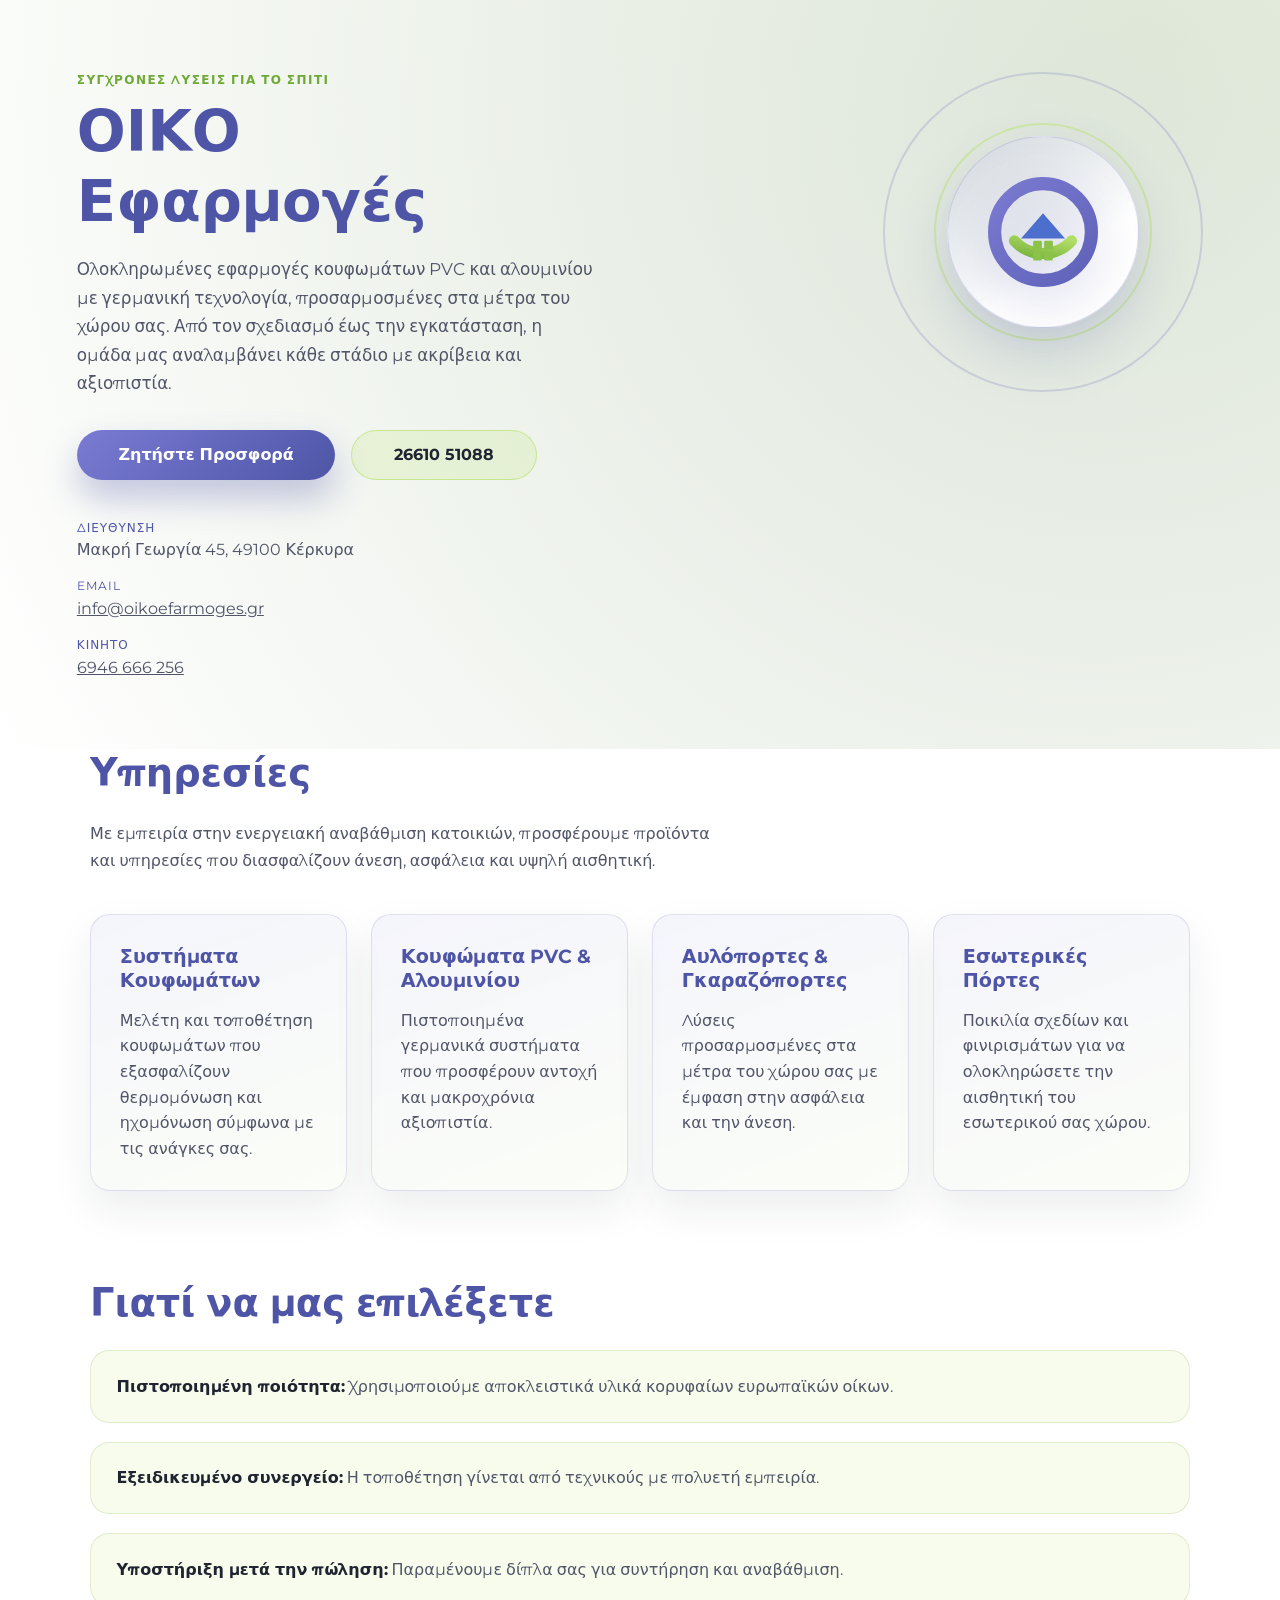
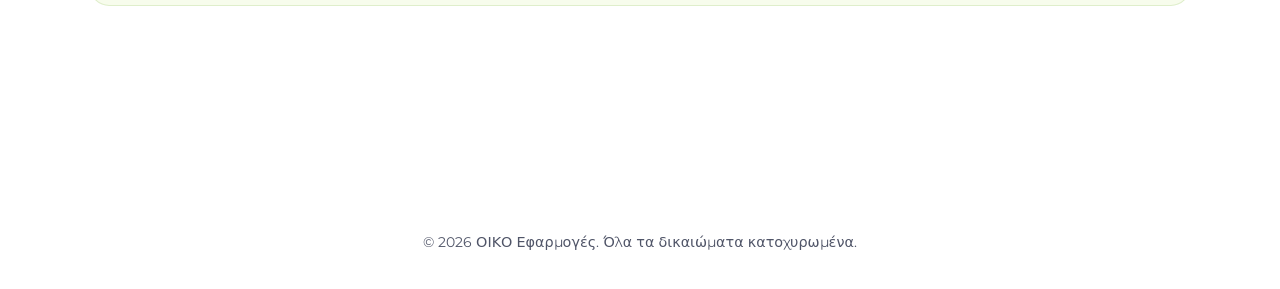
<file: index.html>
<!DOCTYPE html>
<html lang="el">
  <head>
    <meta charset="UTF-8" />
    <meta name="viewport" content="width=device-width, initial-scale=1.0" />
    <meta
      name="description"
      content="ΟΙΚΟ Εφαρμογές – εξειδικευμένες λύσεις κουφωμάτων PVC και αλουμινίου με γερμανική τεχνολογία στην Κέρκυρα."
    />
    <title>ΟΙΚΟ Εφαρμογές</title>
    <link rel="stylesheet" href="styles.css" />
    <link rel="preconnect" href="https://fonts.googleapis.com" />
    <link rel="preconnect" href="https://fonts.gstatic.com" crossorigin />
    <link
      href="https://fonts.googleapis.com/css2?family=Montserrat:wght@400;600;700&display=swap"
      rel="stylesheet"
    />
  </head>
  <body>
    <header class="hero">
      <div class="hero-content">
        <p class="eyebrow">Σύγχρονες λύσεις για το σπίτι</p>
        <h1>ΟΙΚΟ Εφαρμογές</h1>
        <p class="lead">
          Ολοκληρωμένες εφαρμογές κουφωμάτων PVC και αλουμινίου με γερμανική
          τεχνολογία, προσαρμοσμένες στα μέτρα του χώρου σας. Από τον
          σχεδιασμό έως την εγκατάσταση, η ομάδα μας αναλαμβάνει κάθε στάδιο
          με ακρίβεια και αξιοπιστία.
        </p>
        <div class="cta-group">
          <a class="cta-primary" href="mailto:info@oikoefarmoges.gr"
            >Ζητήστε Προσφορά</a
          >
          <a class="cta-secondary" href="tel:+302661051088">26610 51088</a>
        </div>
        <dl class="contact-list">
          <div>
            <dt>Διεύθυνση</dt>
            <dd>Μακρή Γεωργία 45, 49100 Κέρκυρα</dd>
          </div>
          <div>
            <dt>Email</dt>
            <dd><a href="mailto:info@oikoefarmoges.gr">info@oikoefarmoges.gr</a></dd>
          </div>
          <div>
            <dt>Κινητό</dt>
            <dd><a href="tel:+306946666256">6946 666 256</a></dd>
          </div>
        </dl>
      </div>
      <div class="hero-artwork" aria-hidden="true">
        <div class="logo-orbit">
          <span class="orbit-ring orbit-ring--outer"></span>
          <span class="orbit-ring orbit-ring--inner"></span>
          <div class="logo-bubble">
            <img src="assets/logo.svg" alt="Λογότυπο ΟΙΚΟ Εφαρμογές" />
          </div>
        </div>
      </div>
    </header>

    <main>
      <section class="services">
        <h2>Υπηρεσίες</h2>
        <p class="section-intro">
          Με εμπειρία στην ενεργειακή αναβάθμιση κατοικιών, προσφέρουμε
          προϊόντα και υπηρεσίες που διασφαλίζουν άνεση, ασφάλεια και υψηλή
          αισθητική.
        </p>
        <div class="service-grid">
          <article class="service-card">
            <h3>Συστήματα Κουφωμάτων</h3>
            <p>
              Μελέτη και τοποθέτηση κουφωμάτων που εξασφαλίζουν θερμομόνωση και
              ηχομόνωση σύμφωνα με τις ανάγκες σας.
            </p>
          </article>
          <article class="service-card">
            <h3>Κουφώματα PVC &amp; Αλουμινίου</h3>
            <p>
              Πιστοποιημένα γερμανικά συστήματα που προσφέρουν αντοχή και
              μακροχρόνια αξιοπιστία.
            </p>
          </article>
          <article class="service-card">
            <h3>Αυλόπορτες &amp; Γκαραζόπορτες</h3>
            <p>
              Λύσεις προσαρμοσμένες στα μέτρα του χώρου σας με έμφαση στην
              ασφάλεια και την άνεση.
            </p>
          </article>
          <article class="service-card">
            <h3>Εσωτερικές Πόρτες</h3>
            <p>
              Ποικιλία σχεδίων και φινιρισμάτων για να ολοκληρώσετε την
              αισθητική του εσωτερικού σας χώρου.
            </p>
          </article>
        </div>
      </section>

      <section class="promise">
        <h2>Γιατί να μας επιλέξετε</h2>
        <ul class="promise-list">
          <li>
            <strong>Πιστοποιημένη ποιότητα:</strong> Χρησιμοποιούμε αποκλειστικά
            υλικά κορυφαίων ευρωπαϊκών οίκων.
          </li>
          <li>
            <strong>Εξειδικευμένο συνεργείο:</strong> Η τοποθέτηση γίνεται από
            τεχνικούς με πολυετή εμπειρία.
          </li>
          <li>
            <strong>Υποστήριξη μετά την πώληση:</strong> Παραμένουμε δίπλα σας
            για συντήρηση και αναβάθμιση.
          </li>
        </ul>
      </section>
    </main>

    <footer>
      <p>© <span id="year"></span> ΟΙΚΟ Εφαρμογές. Όλα τα δικαιώματα κατοχυρωμένα.</p>
    </footer>

    <script>
      document.getElementById("year").textContent = new Date().getFullYear();
    </script>
  </body>
</html>
</file>
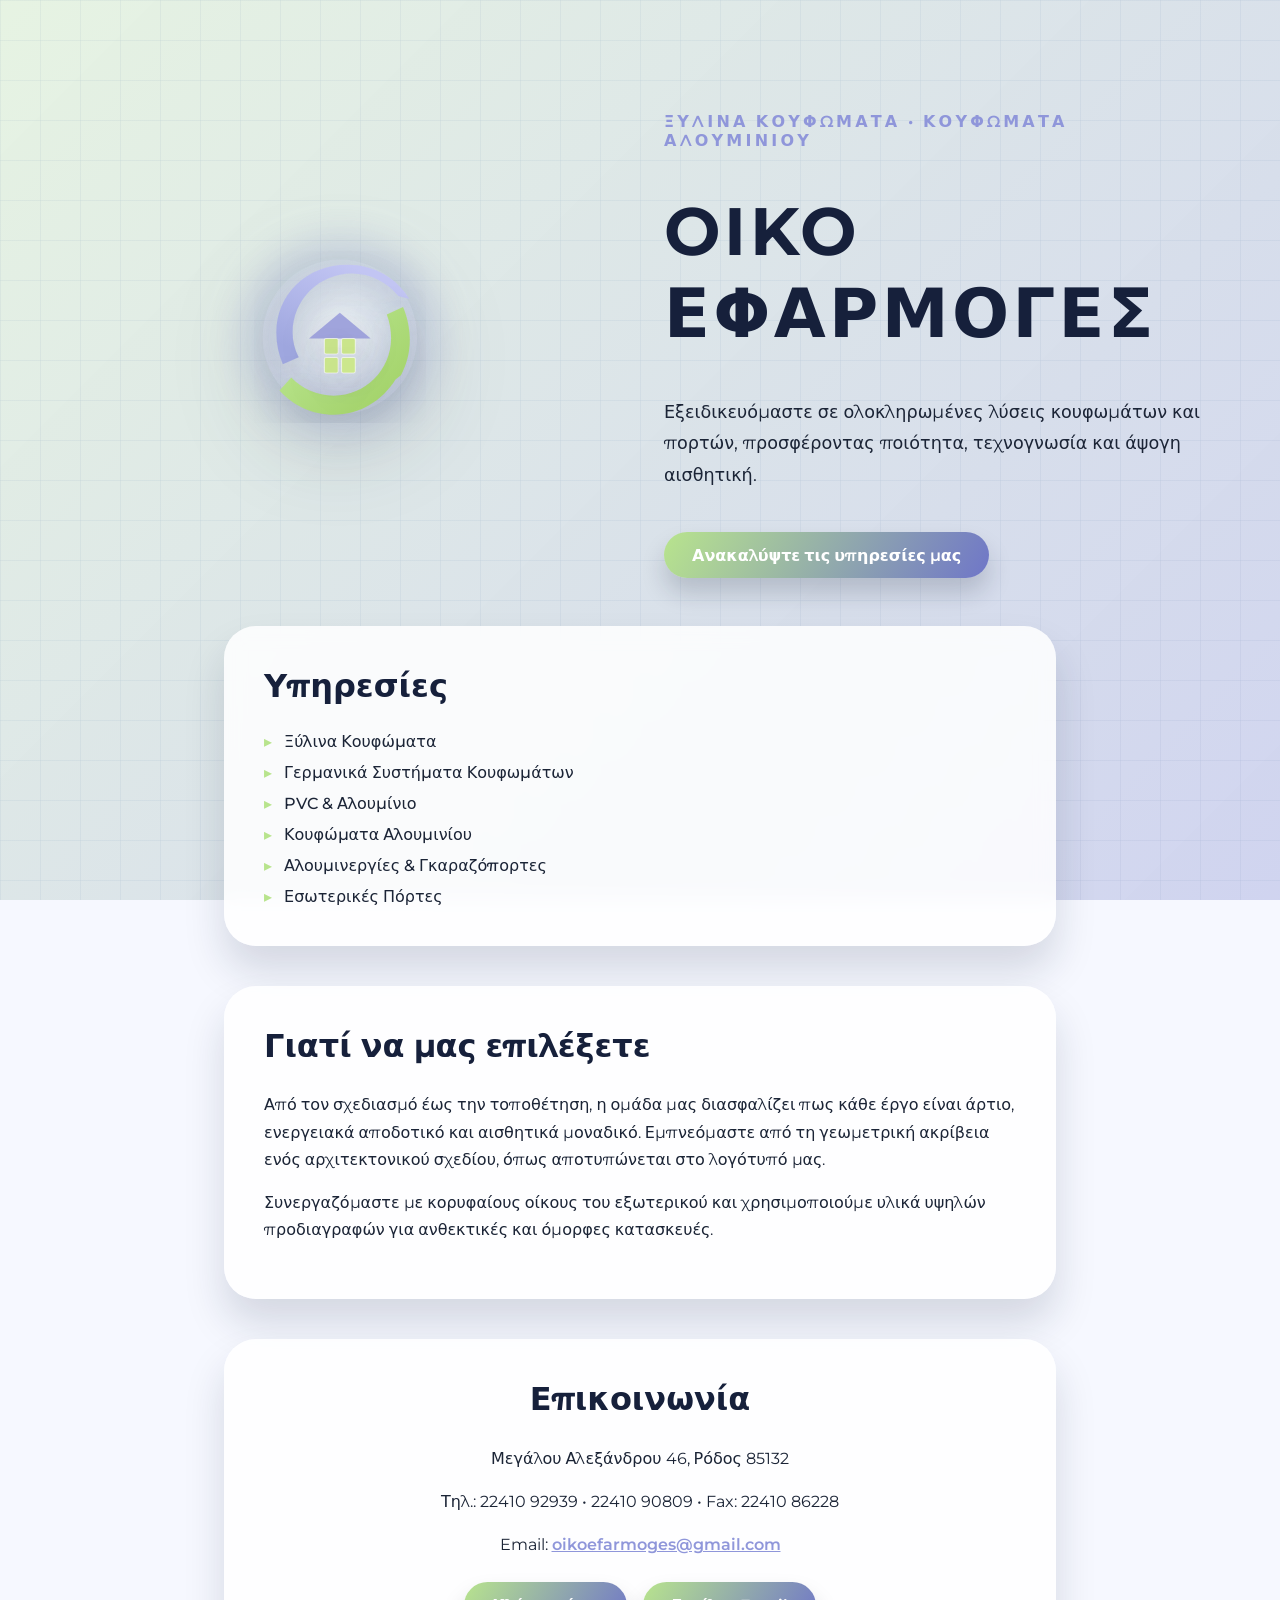
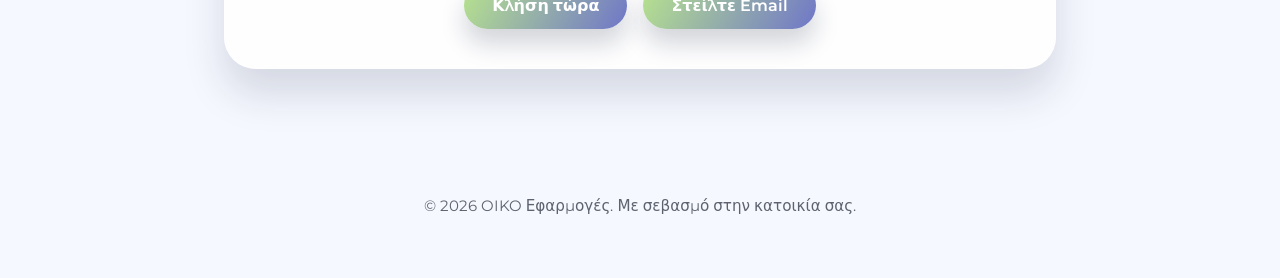
<file: website/index.html>
<!DOCTYPE html>
<html lang="el">
  <head>
    <meta charset="UTF-8" />
    <meta name="viewport" content="width=device-width, initial-scale=1.0" />
    <title>OIKO Εφαρμογές</title>
    <link rel="preconnect" href="https://fonts.googleapis.com" />
    <link rel="preconnect" href="https://fonts.gstatic.com" crossorigin />
    <link
      href="https://fonts.googleapis.com/css2?family=Montserrat:wght@300;400;600;700&display=swap"
      rel="stylesheet"
    />
    <link rel="stylesheet" href="styles.css" />
  </head>
  <body>
    <div class="blueprint-grid"></div>
    <header class="hero">
      <div class="logo-wrapper">
        <svg
          class="logo-svg"
          viewBox="0 0 200 200"
          role="img"
          aria-labelledby="logo-title"
        >
          <title id="logo-title">Λογότυπο OIKO Εφαρμογές</title>
          <defs>
            <radialGradient id="logoHalo" cx="50%" cy="50%" r="52%">
              <stop offset="0%" stop-color="#f8fbff" stop-opacity="0.95" />
              <stop offset="55%" stop-color="#e9eefb" stop-opacity="0.65" />
              <stop offset="100%" stop-color="#d9def3" stop-opacity="0.25" />
            </radialGradient>
            <linearGradient id="logoArcGreen" x1="15%" y1="25%" x2="80%" y2="80%">
              <stop offset="0%" stop-color="#b8e48d" />
              <stop offset="100%" stop-color="#a6d56e" />
            </linearGradient>
            <linearGradient id="logoArcViolet" x1="70%" y1="10%" x2="20%" y2="90%">
              <stop offset="0%" stop-color="#c2c5f3" />
              <stop offset="100%" stop-color="#9fa7df" />
            </linearGradient>
          </defs>
          <circle class="logo-halo" cx="100" cy="100" r="90" fill="url(#logoHalo)" />
          <path
            class="logo-arc logo-arc--violet"
            d="M181 56c-14.2-24.4-41.1-40-72.1-40C60.9 16 26 50.9 26 94.9c0 13.2 2.7 25.8 7.6 37.1l18.5-8.2C47.2 114.3 45 105 45 94.9c0-37.9 30.9-68.8 68.8-68.8 22 0 41.6 10.3 54.3 26.3L181 56Z"
            fill="url(#logoArcViolet)"
          />
          <path
            class="logo-arc logo-arc--green"
            d="M171.2 144.7c6.6-12.3 10.3-26.3 10.3-41 0-13.6-2.8-26.6-7.9-38.5l-18.9 8.9c3.2 8.6 5 17.9 5 27.6 0 36.9-30 66.8-66.8 66.8-19.4 0-37-8.1-49.5-21.1l-13.7 15c15.4 17.3 38 28.3 63.2 28.3 30.3 0 56.7-16.4 71.9-41Z"
            fill="url(#logoArcGreen)"
          />
          <polygon class="logo-roof" points="64,102 100,72 136,102" fill="#a2a6de" />
          <rect class="logo-window" x="82" y="102" width="16" height="18" rx="2" fill="#cce78d" />
          <rect class="logo-window" x="102" y="102" width="16" height="18" rx="2" fill="#cce78d" />
          <rect class="logo-window" x="82" y="124" width="16" height="18" rx="2" fill="#cce78d" />
          <rect class="logo-window" x="102" y="124" width="16" height="18" rx="2" fill="#cce78d" />
        </svg>
      </div>
      <div class="hero-content">
        <p class="tagline">Ξύλινα Κουφώματα • Κουφώματα Αλουμινίου</p>
        <h1>OIKO Εφαρμογές</h1>
        <p class="subtitle">
          Εξειδικευόμαστε σε ολοκληρωμένες λύσεις κουφωμάτων και πορτών,
          προσφέροντας ποιότητα, τεχνογνωσία και άψογη αισθητική.
        </p>
        <a class="cta" href="#services">Ανακαλύψτε τις υπηρεσίες μας</a>
      </div>
    </header>

    <main>
      <section id="services" class="card">
        <h2>Υπηρεσίες</h2>
        <ul>
          <li>Ξύλινα Κουφώματα</li>
          <li>Γερμανικά Συστήματα Κουφωμάτων</li>
          <li>PVC &amp; Αλουμίνιο</li>
          <li>Κουφώματα Αλουμινίου</li>
          <li>Αλουμινεργίες &amp; Γκαραζόπορτες</li>
          <li>Εσωτερικές Πόρτες</li>
        </ul>
      </section>

      <section class="card" id="about">
        <h2>Γιατί να μας επιλέξετε</h2>
        <p>
          Από τον σχεδιασμό έως την τοποθέτηση, η ομάδα μας διασφαλίζει πως
          κάθε έργο είναι άρτιο, ενεργειακά αποδοτικό και αισθητικά μοναδικό.
          Εμπνεόμαστε από τη γεωμετρική ακρίβεια ενός αρχιτεκτονικού σχεδίου, όπως
          αποτυπώνεται στο λογότυπό μας.
        </p>
        <p>
          Συνεργαζόμαστε με κορυφαίους οίκους του εξωτερικού και χρησιμοποιούμε
          υλικά υψηλών προδιαγραφών για ανθεκτικές και όμορφες κατασκευές.
        </p>
      </section>

      <section class="card contact" id="contact">
        <h2>Επικοινωνία</h2>
        <p>Μεγάλου Αλεξάνδρου 46, Ρόδος 85132</p>
        <p>Τηλ.: 22410 92939 • 22410 90809 • Fax: 22410 86228</p>
        <p>Email: <a href="mailto:oikoefarmoges@gmail.com">oikoefarmoges@gmail.com</a></p>
        <div class="contact-buttons">
          <a class="cta" href="tel:+302241092939">Κλήση τώρα</a>
          <a class="cta" href="mailto:oikoefarmoges@gmail.com">Στείλτε Email</a>
        </div>
      </section>
    </main>

    <footer>
      <p>© <span id="year"></span> OIKO Εφαρμογές. Με σεβασμό στην κατοικία σας.</p>
    </footer>

    <script>
      document.getElementById("year").textContent = new Date().getFullYear();
    </script>
  </body>
</html>
</file>
<file: styles.css>
:root {
  --purple-light: #7a7bd4;
  --purple-dark: #4e55a6;
  --green-light: #b9e267;
  --green-dark: #6ea935;
  --text-dark: #1f2430;
  --text-muted: #505568;
  font-size: 16px;
}

* {
  box-sizing: border-box;
}

body {
  margin: 0;
  font-family: "Montserrat", system-ui, -apple-system, BlinkMacSystemFont,
    "Segoe UI", sans-serif;
  background-color: #ffffff;
  color: var(--text-dark);
  min-height: 100vh;
  display: flex;
  flex-direction: column;
  overflow-x: hidden;
}

a {
  color: inherit;
}

a:hover,
a:focus {
  color: var(--purple-dark);
}

.hero {
  display: grid;
  grid-template-columns: repeat(auto-fit, minmax(280px, 1fr));
  gap: clamp(2rem, 6vw, 4rem);
  align-items: center;
  padding: clamp(2.5rem, 6vw, 4.5rem) clamp(1.75rem, 6vw, 6rem);
  position: relative;
  overflow: hidden;
}

.hero::after {
  content: "";
  position: absolute;
  inset: 0;
  background: radial-gradient(
      circle at 85% 20%,
      rgba(126, 127, 214, 0.15),
      rgba(126, 127, 214, 0)
    ),
    radial-gradient(
      circle at 90% 5%,
      rgba(185, 226, 103, 0.25),
      rgba(185, 226, 103, 0)
    );
  pointer-events: none;
  z-index: 0;
}

.hero-content {
  position: relative;
  z-index: 1;
  max-width: 520px;
}

.eyebrow {
  margin: 0 0 0.5rem;
  font-weight: 600;
  letter-spacing: 0.12em;
  text-transform: uppercase;
  color: var(--green-dark);
  font-size: 0.75rem;
}

.hero h1 {
  margin: 0 0 1.25rem;
  font-size: clamp(2.4rem, 6vw, 3.6rem);
  color: var(--purple-dark);
}

.lead {
  margin: 0 0 2rem;
  line-height: 1.7;
  color: var(--text-muted);
  font-size: 1.05rem;
}

.cta-group {
  display: flex;
  flex-wrap: wrap;
  gap: 1rem;
  margin-bottom: 2.5rem;
}

.cta-primary,
.cta-secondary {
  display: inline-flex;
  align-items: center;
  justify-content: center;
  padding: 0.9rem 2.6rem;
  border-radius: 999px;
  text-decoration: none;
  font-weight: 700;
  transition: transform 0.25s ease, box-shadow 0.25s ease, background 0.25s ease;
}

.cta-primary:focus-visible,
.cta-secondary:focus-visible {
  outline: 3px solid rgba(110, 169, 53, 0.65);
  outline-offset: 4px;
}

.cta-primary {
  background: linear-gradient(135deg, var(--purple-light), var(--purple-dark));
  color: #ffffff;
  box-shadow: 0 18px 35px rgba(79, 85, 166, 0.32);
}

.cta-primary:hover {
  transform: translateY(-2px);
  box-shadow: 0 26px 45px rgba(79, 85, 166, 0.38);
}

.cta-secondary {
  background: rgba(185, 226, 103, 0.18);
  color: var(--text-dark);
  border: 1px solid rgba(185, 226, 103, 0.65);
}

.cta-secondary:hover {
  background: rgba(185, 226, 103, 0.28);
  transform: translateY(-2px);
}

.contact-list {
  display: grid;
  gap: 1.2rem;
  margin: 0;
  padding: 0;
}

.contact-list div {
  margin: 0;
}

.contact-list dt {
  font-size: 0.75rem;
  text-transform: uppercase;
  letter-spacing: 0.08em;
  color: var(--purple-dark);
  margin-bottom: 0.35rem;
}

.contact-list dd {
  margin: 0;
  color: var(--text-muted);
}

.hero-artwork {
  display: grid;
  place-content: start end;
  position: relative;
  z-index: 1;
  min-height: 260px;
  justify-self: end;
  align-self: start;
}

.logo-orbit {
  position: relative;
  width: clamp(220px, 32vw, 320px);
  height: clamp(220px, 32vw, 320px);
}

.orbit-ring {
  position: absolute;
  border-radius: 50%;
  inset: 0;
  border: 2px solid rgba(90, 97, 182, 0.2);
  transform-origin: center;
  animation: orbit-spin 18s linear infinite;
}

.orbit-ring--inner {
  inset: 16%;
  border-color: rgba(185, 226, 103, 0.45);
  animation-duration: 22s;
  animation-direction: reverse;
}

.logo-bubble {
  position: absolute;
  inset: 20%;
  border-radius: 50%;
  background: linear-gradient(145deg, rgba(122, 123, 212, 0.16), #ffffff 65%);
  box-shadow: 0 25px 55px rgba(79, 85, 166, 0.2);
  border: 1px solid rgba(124, 125, 210, 0.25);
  display: grid;
  place-items: center;
  padding: 2.5rem;
}

.logo-bubble img {
  width: 100%;
  height: auto;
  filter: drop-shadow(0 16px 24px rgba(78, 85, 166, 0.25));
}

@media (prefers-reduced-motion: reduce) {
  .orbit-ring {
    animation-duration: 0.01ms !important;
    animation-iteration-count: 1 !important;
  }

  .cta-primary,
  .cta-secondary {
    transition: none;
  }
}

@keyframes orbit-spin {
  from {
    transform: rotate(0deg);
  }
  to {
    transform: rotate(360deg);
  }
}

main {
  flex: 1 0 auto;
  padding: 0 clamp(1.75rem, 6vw, 6rem) clamp(3rem, 6vw, 5rem);
}

section {
  max-width: 1100px;
  margin: 0 auto clamp(4rem, 8vw, 5.5rem);
}

section h2 {
  margin: 0 0 1.5rem;
  font-size: clamp(1.8rem, 4vw, 2.4rem);
  color: var(--purple-dark);
}

.section-intro {
  margin: 0 0 2.5rem;
  max-width: 640px;
  color: var(--text-muted);
  line-height: 1.7;
}

.service-grid {
  display: grid;
  gap: 1.5rem;
  grid-template-columns: repeat(auto-fit, minmax(220px, 1fr));
}

.service-card {
  border: 1px solid rgba(79, 85, 166, 0.15);
  border-radius: 1.25rem;
  padding: 1.8rem;
  background: linear-gradient(160deg, rgba(122, 123, 212, 0.08), rgba(185, 226, 103, 0.05));
  box-shadow: 0 18px 40px rgba(31, 36, 48, 0.08);
}

.service-card h3 {
  margin: 0 0 1rem;
  color: var(--purple-dark);
  font-size: 1.2rem;
}

.service-card p {
  margin: 0;
  color: var(--text-muted);
  line-height: 1.6;
}

.promise-list {
  display: grid;
  gap: 1.2rem;
  margin: 0;
  padding: 0;
  list-style: none;
}

.promise-list li {
  padding: 1.4rem 1.6rem;
  border-radius: 1.2rem;
  background: rgba(185, 226, 103, 0.12);
  border: 1px solid rgba(110, 169, 53, 0.18);
  line-height: 1.6;
  color: var(--text-muted);
}

.promise-list strong {
  color: var(--text-dark);
}

footer {
  text-align: center;
  padding: 3rem 1.5rem 1.5rem;
  color: var(--text-muted);
  font-size: 0.9rem;
}

@media (max-width: 640px) {
  .hero {
    text-align: left;
  }

  .hero-artwork {
    order: -1;
    place-content: center;
    justify-self: center;
    align-self: center;
  }

  .cta-group {
    width: 100%;
  }

  .cta-primary,
  .cta-secondary {
    flex: 1 1 160px;
    text-align: center;
  }

  .logo-bubble {
    padding: 2rem;
  }
}

@media (min-width: 1024px) {
  .hero {
    grid-template-columns: minmax(320px, 1fr) minmax(280px, 1fr);
  }

  .hero-artwork {
    min-height: 340px;
  }
}
</file>
<file: website/styles.css>
:root {
  --lime: #b8e48d;
  --lime-deep: #9dce6c;
  --blue: #8f96da;
  --blue-deep: #6f76c8;
  --slate: #16203b;
  --bg: #f6f8ff;
  --text: #1b2436;
  --card-bg: rgba(255, 255, 255, 0.85);
  --shadow: 0 25px 40px rgba(22, 32, 59, 0.15);
}

* {
  box-sizing: border-box;
}

body {
  margin: 0;
  min-height: 100vh;
  font-family: "Montserrat", system-ui, -apple-system, BlinkMacSystemFont, sans-serif;
  color: var(--text);
  background: var(--bg);
  position: relative;
  overflow-x: hidden;
}

body::before {
  content: "";
  position: fixed;
  inset: 0;
  background: linear-gradient(
    135deg,
    rgba(184, 228, 141, 0.25),
    rgba(111, 118, 200, 0.28)
  );
  z-index: -2;
}

.blueprint-grid {
  position: fixed;
  inset: 0;
  z-index: -1;
  background-image: linear-gradient(
      to right,
      rgba(29, 79, 145, 0.08) 1px,
      transparent 1px
    ),
    linear-gradient(to bottom, rgba(29, 79, 145, 0.08) 1px, transparent 1px);
  background-size: 40px 40px;
  opacity: 0.6;
}

.hero {
  padding: 4rem 1.5rem 2rem;
  display: grid;
  gap: 3rem;
  justify-items: center;
  text-align: center;
}


.logo-wrapper {
  width: min(260px, 58vw);
  aspect-ratio: 1 / 1;
  position: relative;
  display: grid;
  place-items: center;
  padding: 8%;
  filter: drop-shadow(0 24px 40px rgba(22, 32, 59, 0.22));
}

.logo-wrapper::before {
  content: "";
  position: absolute;
  inset: 12%;
  border-radius: 50%;
  background: radial-gradient(
    circle at 50% 45%,
    rgba(184, 228, 141, 0.2),
    rgba(143, 150, 218, 0.28) 55%,
    rgba(246, 248, 255, 0) 82%
  );
  filter: blur(18px);
  z-index: -1;
}

.logo-svg {
  width: 100%;
  height: 100%;
}

.logo-arc,
.logo-roof,
.logo-window {
  filter: drop-shadow(0 12px 22px rgba(22, 32, 59, 0.18));
}

.logo-window {
  stroke: rgba(255, 255, 255, 0.6);
  stroke-width: 1.2;
}

.hero-content {
  max-width: 720px;
  display: grid;
  gap: 1.5rem;
}

.tagline {
  font-weight: 600;
  text-transform: uppercase;
  letter-spacing: 0.2em;
  font-size: 0.85rem;
  color: var(--blue);
}

h1 {
  font-size: clamp(2.5rem, 4vw + 1rem, 4.5rem);
  margin: 0;
  color: var(--slate);
  text-transform: uppercase;
  letter-spacing: 0.05em;
}

.subtitle {
  font-size: 1.1rem;
  line-height: 1.8;
}

.cta {
  display: inline-flex;
  align-items: center;
  justify-content: center;
  gap: 0.5rem;
  background: linear-gradient(120deg, var(--lime), var(--blue-deep));
  color: #fff;
  padding: 0.85rem 1.75rem;
  border-radius: 999px;
  text-decoration: none;
  font-weight: 600;
  transition: transform 0.2s ease, box-shadow 0.2s ease;
  box-shadow: 0 15px 25px rgba(15, 27, 51, 0.18);
}

.cta:hover,
.cta:focus-visible {
  transform: translateY(-3px);
  box-shadow: 0 20px 35px rgba(15, 27, 51, 0.22);
}

main {
  display: grid;
  gap: 2.5rem;
  padding: 0 1.5rem 4rem;
  max-width: 960px;
  margin: 0 auto;
}

.card {
  background: var(--card-bg);
  border-radius: 32px;
  padding: 2.5rem;
  backdrop-filter: blur(10px);
  box-shadow: var(--shadow);
}

.card h2 {
  margin-top: 0;
  font-size: 2rem;
  color: var(--slate);
}

.card ul {
  margin: 1.5rem 0 0;
  padding: 0;
  list-style: none;
  display: grid;
  gap: 0.75rem;
  font-weight: 500;
}

.card li::before {
  content: "▸";
  color: var(--lime);
  margin-right: 0.75rem;
}

.card p {
  line-height: 1.7;
}

.contact {
  text-align: center;
}

.contact-buttons {
  margin-top: 1.5rem;
  display: flex;
  flex-wrap: wrap;
  justify-content: center;
  gap: 1rem;
}

.contact a {
  color: var(--blue);
  font-weight: 600;
}

.contact-buttons .cta {
  color: #fff;
}

footer {
  text-align: center;
  padding: 2rem 1rem 3rem;
  color: rgba(28, 36, 49, 0.7);
  font-size: 0.95rem;
}

@media (min-width: 900px) {
  .hero {
    grid-template-columns: 1fr 1fr;
    align-items: center;
    text-align: left;
    padding: 6rem 4rem 3rem;
  }

  .hero-content {
    justify-items: start;
  }

  .tagline {
    font-size: 1rem;
  }

  main {
    padding: 0 4rem 5rem;
  }
}
</file>
